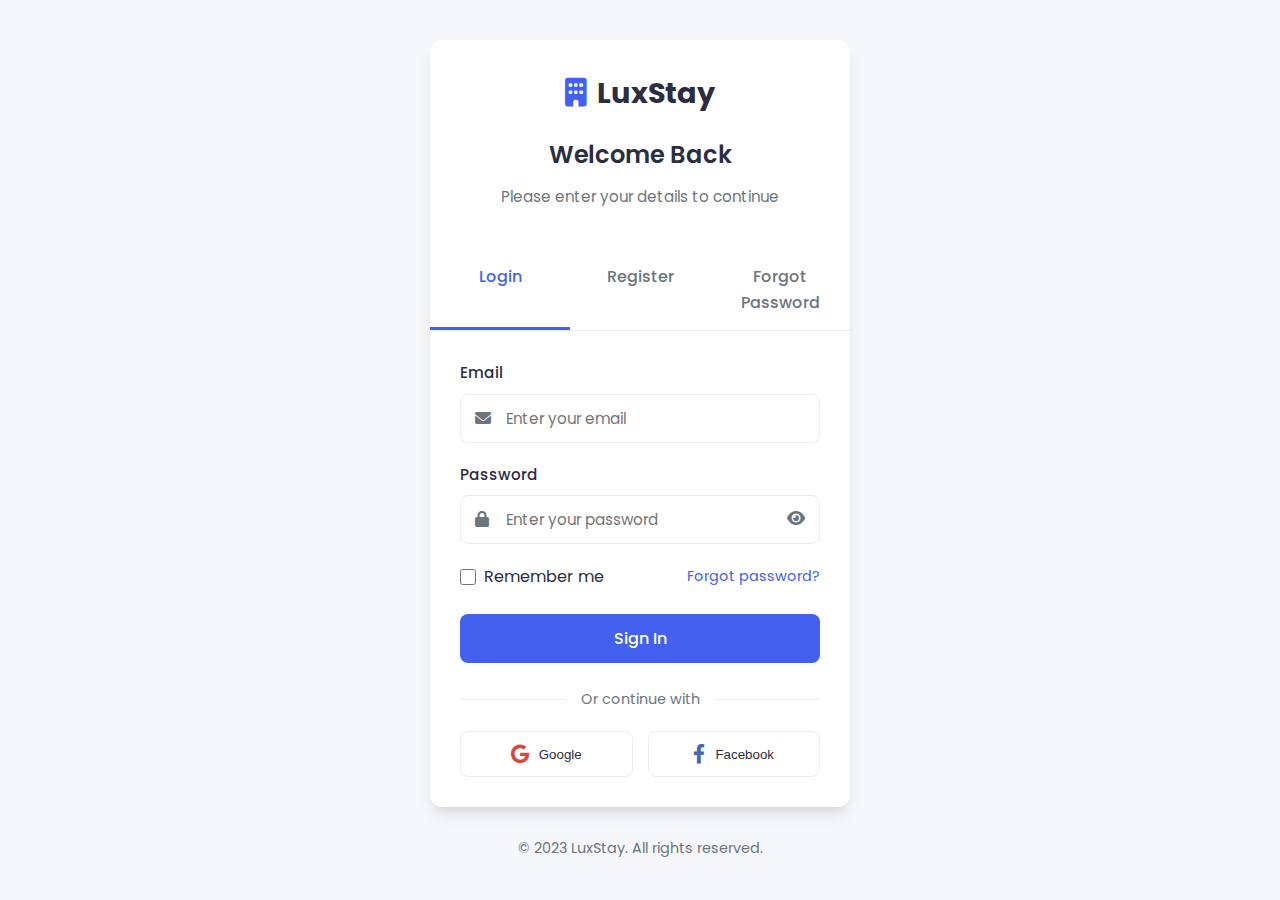
<file: Auth/auth.html>
<!DOCTYPE html>
<html lang="en">
<head>
    <meta charset="UTF-8">
    <meta name="viewport" content="width=device-width, initial-scale=1.0">
    <title>Account Access | LuxStay</title>
    <link rel="stylesheet" href="https://cdnjs.cloudflare.com/ajax/libs/font-awesome/6.0.0-beta3/css/all.min.css">
    <link rel="stylesheet" href="https://fonts.googleapis.com/css2?family=Poppins:wght@300;400;500;600;700&display=swap">
    <style>
        :root {
            --primary-color: #4361ee;
            --primary-light: #4895ef;
            --primary-dark: #3d56bc;
            --secondary-color: #f8f9fa;
            --accent-color: #f72585;
            --text-color: #2b2d42;
            --text-light: #6c757d;
            --success-color: #4cc9f0;
            --error-color: #e63946;
            --border-color: #e9ecef;
            --shadow: 0 4px 6px rgba(0, 0, 0, 0.1);
            --shadow-lg: 0 10px 15px -3px rgba(0, 0, 0, 0.1), 0 4px 6px -2px rgba(0, 0, 0, 0.05);
            --border-radius: 12px;
            --border-radius-sm: 8px;
            --transition: all 0.3s cubic-bezier(0.25, 0.8, 0.25, 1);
        }

        * {
            margin: 0;
            padding: 0;
            box-sizing: border-box;
        }

        body {
            font-family: "Poppins", sans-serif;
            color: var(--text-color);
            line-height: 1.6;
            background-color: #f5f7fa;
            min-height: 100vh;
            display: flex;
            flex-direction: column;
            justify-content: center;
            align-items: center;
            padding: 20px;
        }

        .container {
            width: 100%;
            max-width: 420px;
            margin: 0 auto;
        }

        .auth-card {
            background-color: white;
            border-radius: var(--border-radius);
            box-shadow: var(--shadow-lg);
            overflow: hidden;
            position: relative;
        }

        .auth-header {
            padding: 30px 30px 20px;
            text-align: center;
        }

        .logo {
            display: flex;
            align-items: center;
            justify-content: center;
            gap: 10px;
            margin-bottom: 20px;
        }

        .logo-icon {
            font-size: 1.8rem;
            color: var(--primary-color);
        }

        .logo-text {
            font-size: 1.8rem;
            font-weight: 700;
            color: var(--text-color);
        }

        .auth-title {
            font-size: 1.5rem;
            font-weight: 600;
            margin-bottom: 10px;
        }

        .auth-subtitle {
            color: var(--text-light);
            font-size: 0.95rem;
            margin-bottom: 20px;
        }

        .auth-tabs {
            display: flex;
            border-bottom: 1px solid var(--border-color);
        }

        .auth-tab {
            flex: 1;
            text-align: center;
            padding: 15px;
            cursor: pointer;
            font-weight: 500;
            color: var(--text-light);
            transition: var(--transition);
            position: relative;
        }

        .auth-tab.active {
            color: var(--primary-color);
        }

        .auth-tab::after {
            content: "";
            position: absolute;
            bottom: 0;
            left: 0;
            width: 100%;
            height: 3px;
            background-color: var(--primary-color);
            transform: scaleX(0);
            transition: var(--transition);
        }

        .auth-tab.active::after {
            transform: scaleX(1);
        }

        .auth-forms {
            padding: 30px;
        }

        .auth-form {
            display: none;
        }

        .auth-form.active {
            display: block;
            animation: fadeIn 0.5s ease;
        }

        @keyframes fadeIn {
            from {
                opacity: 0;
                transform: translateY(10px);
            }
            to {
                opacity: 1;
                transform: translateY(0);
            }
        }

        .form-group {
            margin-bottom: 20px;
        }

        .form-label {
            display: block;
            margin-bottom: 8px;
            font-weight: 500;
            font-size: 0.95rem;
        }

        .form-input {
            width: 100%;
            padding: 12px 15px;
            border: 1px solid var(--border-color);
            border-radius: var(--border-radius-sm);
            font-family: "Poppins", sans-serif;
            font-size: 0.95rem;
            transition: var(--transition);
        }

        .form-input:focus {
            outline: none;
            border-color: var(--primary-color);
            box-shadow: 0 0 0 3px rgba(67, 97, 238, 0.15);
        }

        .form-input.error {
            border-color: var(--error-color);
        }

        .input-group {
            position: relative;
        }

        .input-icon {
            position: absolute;
            top: 50%;
            transform: translateY(-50%);
            left: 15px;
            color: var(--text-light);
        }

        .input-group .form-input {
            padding-left: 45px;
        }

        .password-toggle {
            position: absolute;
            top: 50%;
            transform: translateY(-50%);
            right: 15px;
            color: var(--text-light);
            cursor: pointer;
            background: none;
            border: none;
            font-size: 1rem;
        }

        .error-message {
            color: var(--error-color);
            font-size: 0.85rem;
            margin-top: 5px;
            display: none;
        }

        .error-message.visible {
            display: block;
        }

        .form-footer {
            display: flex;
            justify-content: space-between;
            align-items: center;
            margin-bottom: 25px;
        }

        .remember-me {
            display: flex;
            align-items: center;
            gap: 8px;
        }

        .remember-me input {
            width: 16px;
            height: 16px;
            accent-color: var(--primary-color);
        }

        .forgot-password {
            color: var(--primary-color);
            font-size: 0.9rem;
            text-decoration: none;
            transition: var(--transition);
        }

        .forgot-password:hover {
            color: var(--primary-dark);
            text-decoration: underline;
        }

        .btn {
            display: inline-flex;
            align-items: center;
            justify-content: center;
            width: 100%;
            padding: 12px 20px;
            border-radius: var(--border-radius-sm);
            font-weight: 500;
            transition: var(--transition);
            cursor: pointer;
            border: none;
            font-size: 1rem;
            font-family: "Poppins", sans-serif;
        }

        .btn-primary {
            background-color: var(--primary-color);
            color: white;
        }

        .btn-primary:hover {
            background-color: var(--primary-dark);
            transform: translateY(-2px);
            box-shadow: var(--shadow);
        }

        .btn-outline {
            background-color: transparent;
            border: 1px solid var(--border-color);
            color: var(--text-color);
        }

        .btn-outline:hover {
            background-color: var(--secondary-color);
            color: var(--text-color);
            transform: translateY(-2px);
            box-shadow: var(--shadow);
        }

        .social-login {
            margin-top: 25px;
            text-align: center;
        }

        .social-login-text {
            display: flex;
            align-items: center;
            color: var(--text-light);
            font-size: 0.9rem;
            margin-bottom: 20px;
        }

        .social-login-text::before,
        .social-login-text::after {
            content: "";
            flex: 1;
            height: 1px;
            background-color: var(--border-color);
        }

        .social-login-text::before {
            margin-right: 15px;
        }

        .social-login-text::after {
            margin-left: 15px;
        }

        .social-buttons {
            display: flex;
            gap: 15px;
        }

        .social-btn {
            flex: 1;
            display: flex;
            align-items: center;
            justify-content: center;
            gap: 10px;
            padding: 12px;
            border-radius: var(--border-radius-sm);
            background-color: white;
            border: 1px solid var(--border-color);
            color: var(--text-color);
            transition: var(--transition);
            cursor: pointer;
        }

        .social-btn:hover {
            transform: translateY(-2px);
            box-shadow: var(--shadow);
        }

        .social-btn i {
            font-size: 1.2rem;
        }

        .social-btn.google i {
            color: #DB4437;
        }

        .social-btn.facebook i {
            color: #4267B2;
        }

        .auth-footer {
            text-align: center;
            margin-top: 30px;
            color: var(--text-light);
            font-size: 0.9rem;
        }

        .auth-footer a {
            color: var(--primary-color);
            text-decoration: none;
            font-weight: 500;
            transition: var(--transition);
        }

        .auth-footer a:hover {
            text-decoration: underline;
        }

        .password-strength {
            margin-top: 8px;
            height: 5px;
            border-radius: 3px;
            background-color: var(--border-color);
            overflow: hidden;
        }

        .password-strength-meter {
            height: 100%;
            width: 0;
            transition: width 0.3s ease, background-color 0.3s ease;
        }

        .password-strength-text {
            font-size: 0.8rem;
            margin-top: 5px;
            text-align: right;
        }

        .success-message {
            display: none;
            text-align: center;
            padding: 30px;
            animation: fadeIn 0.5s ease;
        }

        .success-icon {
            font-size: 3rem;
            color: var(--success-color);
            margin-bottom: 20px;
        }

        .success-title {
            font-size: 1.5rem;
            font-weight: 600;
            margin-bottom: 10px;
        }

        .success-text {
            color: var(--text-light);
            margin-bottom: 25px;
        }

        .back-to-login {
            display: inline-block;
            margin-top: 15px;
            color: var(--primary-color);
            text-decoration: none;
        }

        .back-to-login:hover {
            text-decoration: underline;
        }

        /* Responsive styles */
        @media (max-width: 480px) {
            .auth-header {
                padding: 25px 20px 15px;
            }

            .auth-forms {
                padding: 20px;
            }

            .auth-tab {
                padding: 12px 5px;
                font-size: 0.9rem;
            }

            .form-footer {
                flex-direction: column;
                align-items: flex-start;
                gap: 15px;
            }

            .social-buttons {
                flex-direction: column;
            }

            .social-btn {
                width: 100%;
            }
        }

        /* Animation for tab switching */
        @keyframes slideIn {
            from {
                opacity: 0;
                transform: translateY(10px);
            }
            to {
                opacity: 1;
                transform: translateY(0);
            }
        }

        .auth-form.active {
            animation: slideIn 0.3s ease forwards;
        }

        /* Multi-step Registration Styles */
        .register-progress {
            margin-bottom: 30px;
        }

        .progress-steps {
            display: flex;
            align-items: center;
            justify-content: space-between;
        }

        .progress-step {
            display: flex;
            flex-direction: column;
            align-items: center;
            position: relative;
            z-index: 1;
        }

        .step-number {
            width: 30px;
            height: 30px;
            border-radius: 50%;
            background-color: var(--border-color);
            color: var(--text-light);
            display: flex;
            align-items: center;
            justify-content: center;
            font-weight: 600;
            margin-bottom: 8px;
            transition: var(--transition);
        }

        .progress-step.active .step-number {
            background-color: var(--primary-color);
            color: white;
        }

        .progress-step.completed .step-number {
            background-color: var(--success-color);
            color: white;
        }

        .step-label {
            font-size: 0.8rem;
            color: var(--text-light);
            transition: var(--transition);
        }

        .progress-step.active .step-label {
            color: var(--primary-color);
            font-weight: 500;
        }

        .progress-step.completed .step-label {
            color: var(--success-color);
            font-weight: 500;
        }

        .progress-connector {
            flex: 1;
            height: 2px;
            position: relative;
            z-index: 0;
        }

        .connector-line {
            height: 100%;
            background-color: var(--border-color);
            position: relative;
        }

        .connector-line::after {
            content: "";
            position: absolute;
            top: 0;
            left: 0;
            height: 100%;
            width: 0;
            background-color: var(--primary-color);
            transition: width 0.3s ease;
        }

        .progress-step.completed + .progress-connector .connector-line::after {
            width: 100%;
        }

        .register-step {
            display: none;
            animation: fadeIn 0.5s ease;
        }

        .register-step.active {
            display: block;
        }

        .step-buttons {
            display: flex;
            justify-content: space-between;
            margin-top: 30px;
        }

        .step-buttons .btn {
            width: auto;
            min-width: 120px;
        }

        .step-buttons .btn-outline {
            margin-right: auto;
        }

        .step-buttons .btn-primary {
            margin-left: auto;
        }

        .step-buttons .prev-step + .next-step,
        .step-buttons .prev-step + .btn-primary {
            margin-left: 15px;
        }

        .register-summary {
            background-color: var(--secondary-color);
            border-radius: var(--border-radius-sm);
            padding: 15px;
            margin: 20px 0;
        }

        .register-summary h3 {
            font-size: 1rem;
            margin-bottom: 10px;
            color: var(--text-color);
        }

        .summary-item {
            display: flex;
            margin-bottom: 8px;
        }

        .summary-label {
            font-weight: 500;
            width: 80px;
        }

        .summary-value {
            color: var(--text-light);
        }

        /* Mobile responsive adjustments for multi-step */
        @media (max-width: 480px) {
            .step-label {
                font-size: 0.7rem;
            }
            
            .step-number {
                width: 25px;
                height: 25px;
                font-size: 0.8rem;
            }
            
            .step-buttons {
                flex-direction: column;
                gap: 10px;
            }
            
            .step-buttons .btn {
                width: 100%;
                margin: 0 !important;
            }
            
            .step-buttons .prev-step {
                order: 2;
            }
            
            .step-buttons .next-step,
            .step-buttons .btn-primary[type="submit"] {
                order: 1;
            }
        }
    </style>
</head>
<body>
    <div class="container">
        <div class="auth-card">
            <div class="auth-header">
                <div class="logo">
                    <span class="logo-icon"><i class="fas fa-building"></i></span>
                    <span class="logo-text">LuxStay</span>
                </div>
                <h1 class="auth-title">Welcome Back</h1>
                <p class="auth-subtitle">Please enter your details to continue</p>
            </div>
            
            <div class="auth-tabs">
                <div class="auth-tab active" data-tab="login">Login</div>
                <div class="auth-tab" data-tab="register">Register</div>
                <div class="auth-tab" data-tab="forgot">Forgot Password</div>
            </div>
            
            <div class="auth-forms">
                <!-- Login Form -->
                <form class="auth-form active" id="login-form">
                    <div class="form-group">
                        <label for="login-email" class="form-label">Email</label>
                        <div class="input-group">
                            <i class="fas fa-envelope input-icon"></i>
                            <input type="email" id="login-email" class="form-input" placeholder="Enter your email" required>
                        </div>
                        <div class="error-message" id="login-email-error">Please enter a valid email address</div>
                    </div>
                    
                    <div class="form-group">
                        <label for="login-password" class="form-label">Password</label>
                        <div class="input-group">
                            <i class="fas fa-lock input-icon"></i>
                            <input type="password" id="login-password" class="form-input" placeholder="Enter your password" required>
                            <button type="button" class="password-toggle">
                                <i class="fas fa-eye"></i>
                            </button>
                        </div>
                        <div class="error-message" id="login-password-error">Password is required</div>
                    </div>
                    
                    <div class="form-footer">
                        <div class="remember-me">
                            <input type="checkbox" id="remember-me">
                            <label for="remember-me">Remember me</label>
                        </div>
                        <a href="#" class="forgot-password" id="forgot-link">Forgot password?</a>
                    </div>
                    
                    <button type="submit" class="btn btn-primary">Sign In</button>
                    
                    <div class="social-login">
                        <div class="social-login-text">Or continue with</div>
                        <div class="social-buttons">
                            <button type="button" class="social-btn google">
                                <i class="fab fa-google"></i>
                                <span>Google</span>
                            </button>
                            <button type="button" class="social-btn facebook">
                                <i class="fab fa-facebook-f"></i>
                                <span>Facebook</span>
                            </button>
                        </div>
                    </div>
                </form>
                
                <!-- Register Form -->
                <form class="auth-form" id="register-form">
                    <!-- Progress Indicator -->
                    <div class="register-progress">
                        <div class="progress-steps">
                            <div class="progress-step active" data-step="1">
                                <div class="step-number">1</div>
                                <div class="step-label">Account</div>
                            </div>
                            <div class="progress-connector">
                                <div class="connector-line"></div>
                            </div>
                            <div class="progress-step" data-step="2">
                                <div class="step-number">2</div>
                                <div class="step-label">Security</div>
                            </div>
                            <div class="progress-connector">
                                <div class="connector-line"></div>
                            </div>
                            <div class="progress-step" data-step="3">
                                <div class="step-number">3</div>
                                <div class="step-label">Confirm</div>
                            </div>
                        </div>
                    </div>

                    <!-- Step 1: Basic Information -->
                    <div class="register-step active" id="register-step-1">
                        <div class="form-group">
                            <label for="register-name" class="form-label">Full Name</label>
                            <div class="input-group">
                                <i class="fas fa-user input-icon"></i>
                                <input type="text" id="register-name" class="form-input" placeholder="Enter your full name" required>
                            </div>
                            <div class="error-message" id="register-name-error">Please enter your full name</div>
                        </div>
                        
                        <div class="form-group">
                            <label for="register-email" class="form-label">Email</label>
                            <div class="input-group">
                                <i class="fas fa-envelope input-icon"></i>
                                <input type="email" id="register-email" class="form-input" placeholder="Enter your email" required>
                            </div>
                            <div class="error-message" id="register-email-error">Please enter a valid email address</div>
                        </div>

                        <div class="step-buttons">
                            <button type="button" class="btn btn-primary next-step" data-next="2">Continue</button>
                        </div>
                    </div>

                    <!-- Step 2: Password Creation -->
                    <div class="register-step" id="register-step-2">
                        <div class="form-group">
                            <label for="register-password" class="form-label">Password</label>
                            <div class="input-group">
                                <i class="fas fa-lock input-icon"></i>
                                <input type="password" id="register-password" class="form-input" placeholder="Create a password" required>
                                <button type="button" class="password-toggle">
                                    <i class="fas fa-eye"></i>
                                </button>
                            </div>
                            <div class="password-strength">
                                <div class="password-strength-meter" id="password-meter"></div>
                            </div>
                            <div class="password-strength-text" id="password-strength-text"></div>
                            <div class="error-message" id="register-password-error">Password must be at least 8 characters</div>
                        </div>
                        
                        <div class="form-group">
                            <label for="register-confirm" class="form-label">Confirm Password</label>
                            <div class="input-group">
                                <i class="fas fa-lock input-icon"></i>
                                <input type="password" id="register-confirm" class="form-input" placeholder="Confirm your password" required>
                                <button type="button" class="password-toggle">
                                    <i class="fas fa-eye"></i>
                                </button>
                            </div>
                            <div class="error-message" id="register-confirm-error">Passwords do not match</div>
                        </div>

                        <div class="step-buttons">
                            <button type="button" class="btn btn-outline prev-step" data-prev="1">Back</button>
                            <button type="button" class="btn btn-primary next-step" data-next="3">Continue</button>
                        </div>
                    </div>

                    <!-- Step 3: Terms and Confirmation -->
                    <div class="register-step" id="register-step-3">
                        <div class="form-group">
                            <div class="remember-me">
                                <input type="checkbox" id="terms" required>
                                <label for="terms">I agree to the <a href="#">Terms of Service</a> and <a href="#">Privacy Policy</a></label>
                            </div>
                            <div class="error-message" id="terms-error">You must agree to the terms</div>
                        </div>

                        <div class="form-group">
                            <div class="remember-me">
                                <input type="checkbox" id="newsletter">
                                <label for="newsletter">Subscribe to our newsletter for updates and offers</label>
                            </div>
                        </div>

                        <div class="register-summary">
                            <h3>Account Summary</h3>
                            <div class="summary-item">
                                <span class="summary-label">Name:</span>
                                <span class="summary-value" id="summary-name"></span>
                            </div>
                            <div class="summary-item">
                                <span class="summary-label">Email:</span>
                                <span class="summary-value" id="summary-email"></span>
                            </div>
                        </div>

                        <div class="step-buttons">
                            <button type="button" class="btn btn-outline prev-step" data-prev="2">Back</button>
                            <button type="submit" class="btn btn-primary">Create Account</button>
                        </div>
                    </div>
                </form>
                
                <!-- Forgot Password Form -->
                <form class="auth-form" id="forgot-form">
                    <div class="form-group">
                        <label for="forgot-email" class="form-label">Email</label>
                        <div class="input-group">
                            <i class="fas fa-envelope input-icon"></i>
                            <input type="email" id="forgot-email" class="form-input" placeholder="Enter your email" required>
                        </div>
                        <div class="error-message" id="forgot-email-error">Please enter a valid email address</div>
                    </div>
                    
                    <p class="auth-subtitle" style="margin-bottom: 20px;">We'll send you a link to reset your password</p>
                    
                    <button type="submit" class="btn btn-primary">Reset Password</button>
                    
                    <div style="text-align: center; margin-top: 20px;">
                        <a href="#" class="back-to-login" id="back-to-login">Back to Login</a>
                    </div>
                </form>
                
                <!-- Success Message (Initially Hidden) -->
                <div class="success-message" id="reset-success">
                    <div class="success-icon">
                        <i class="fas fa-check-circle"></i>
                    </div>
                    <h2 class="success-title">Check Your Email</h2>
                    <p class="success-text">We've sent a password reset link to your email address. Please check your inbox and follow the instructions.</p>
                    <button type="button" class="btn btn-primary" id="back-to-login-btn">Back to Login</button>
                </div>
            </div>
        </div>
        
        <div class="auth-footer">
            <p>© 2023 LuxStay. All rights reserved.</p>
        </div>
    </div>

    <script>
        document.addEventListener('DOMContentLoaded', function() {
            // Tab switching functionality
            const tabs = document.querySelectorAll('.auth-tab');
            const forms = document.querySelectorAll('.auth-form');
            const authTitle = document.querySelector('.auth-title');
            const authSubtitle = document.querySelector('.auth-subtitle');
            
            // Update header based on active tab
            function updateHeader(tabId) {
                switch(tabId) {
                    case 'login':
                        authTitle.textContent = 'Welcome Back';
                        authSubtitle.textContent = 'Please enter your details to continue';
                        break;
                    case 'register':
                        authTitle.textContent = 'Create Account';
                        authSubtitle.textContent = 'Register to start your journey with us';
                        break;
                    case 'forgot':
                        authTitle.textContent = 'Forgot Password';
                        authSubtitle.textContent = 'Enter your email to reset your password';
                        break;
                }
            }
            
            // Switch between tabs
            tabs.forEach(tab => {
                tab.addEventListener('click', () => {
                    const tabId = tab.getAttribute('data-tab');
                    
                    // Update active tab
                    tabs.forEach(t => t.classList.remove('active'));
                    tab.classList.add('active');
                    
                    // Update active form
                    forms.forEach(form => {
                        form.classList.remove('active');
                        if (form.id === `${tabId}-form`) {
                            form.classList.add('active');
                        }
                    });
                    
                    // Hide success message if visible
                    document.getElementById('reset-success').style.display = 'none';
                    
                    // Update header
                    updateHeader(tabId);
                });
            });
            
            // Password visibility toggle
            const toggleButtons = document.querySelectorAll('.password-toggle');
            toggleButtons.forEach(button => {
                button.addEventListener('click', () => {
                    const input = button.previousElementSibling;
                    const icon = button.querySelector('i');
                    
                    if (input.type === 'password') {
                        input.type = 'text';
                        icon.classList.remove('fa-eye');
                        icon.classList.add('fa-eye-slash');
                    } else {
                        input.type = 'password';
                        icon.classList.remove('fa-eye-slash');
                        icon.classList.add('fa-eye');
                    }
                });
            });
            
            // Password strength meter
            const passwordInput = document.getElementById('register-password');
            const passwordMeter = document.getElementById('password-meter');
            const passwordText = document.getElementById('password-strength-text');
            
            passwordInput.addEventListener('input', updatePasswordStrength);
            
            function updatePasswordStrength() {
                const password = passwordInput.value;
                let strength = 0;
                let feedback = '';
                
                if (password.length === 0) {
                    passwordMeter.style.width = '0%';
                    passwordText.textContent = '';
                    return;
                }
                
                // Length check
                if (password.length >= 8) {
                    strength += 25;
                }
                
                // Uppercase check
                if (/[A-Z]/.test(password)) {
                    strength += 25;
                }
                
                // Lowercase check
                if (/[a-z]/.test(password)) {
                    strength += 25;
                }
                
                // Number or special char check
                if (/[0-9!@#$%^&*()_+\-=\[\]{};':"\\|,.<>\/?]/.test(password)) {
                    strength += 25;
                }
                
                // Update meter
                passwordMeter.style.width = `${strength}%`;
                
                // Update color and text
                if (strength <= 25) {
                    passwordMeter.style.backgroundColor = '#e63946';
                    feedback = 'Weak';
                } else if (strength <= 50) {
                    passwordMeter.style.backgroundColor = '#ffb703';
                    feedback = 'Fair';
                } else if (strength <= 75) {
                    passwordMeter.style.backgroundColor = '#8ac926';
                    feedback = 'Good';
                } else {
                    passwordMeter.style.backgroundColor = '#06d6a0';
                    feedback = 'Strong';
                }
                
                passwordText.textContent = feedback;
            }
            
            // Form validation
            const loginForm = document.getElementById('login-form');
            const registerForm = document.getElementById('register-form');
            const forgotForm = document.getElementById('forgot-form');
            
            loginForm.addEventListener('submit', function(e) {
                e.preventDefault();
                
                const email = document.getElementById('login-email');
                const password = document.getElementById('login-password');
                let isValid = true;
                
                // Email validation
                if (!validateEmail(email.value)) {
                    showError(email, 'login-email-error');
                    isValid = false;
                } else {
                    hideError(email, 'login-email-error');
                }
                
                // Password validation
                if (password.value.trim() === '') {
                    showError(password, 'login-password-error');
                    isValid = false;
                } else {
                    hideError(password, 'login-password-error');
                }
                
                if (isValid) {
                    // Submit form or redirect
                    alert('Login successful!');
                    // In a real app, you would submit the form or use fetch/ajax here
                }
            });
            
            // Multi-step registration functionality
            const registerSteps = document.querySelectorAll('.register-step');
            const progressSteps = document.querySelectorAll('.progress-step');
            const nextButtons = document.querySelectorAll('.next-step');
            const prevButtons = document.querySelectorAll('.prev-step');

            // Go to next step
            nextButtons.forEach(button => {
                button.addEventListener('click', () => {
                    const currentStep = parseInt(button.getAttribute('data-next')) - 1;
                    const nextStep = parseInt(button.getAttribute('data-next'));

                    // Validate current step
                    if (validateStep(currentStep)) {
                        // Update progress indicator
                        progressSteps[currentStep - 1].classList.add('completed');
                        progressSteps[nextStep - 1].classList.add('active');

                        // Show next step
                        registerSteps.forEach(step => step.classList.remove('active'));
                        document.getElementById(`register-step-${nextStep}`).classList.add('active');

                        // If going to step 3, populate summary
                        if (nextStep === 3) {
                            document.getElementById('summary-name').textContent = document.getElementById('register-name').value;
                            document.getElementById('summary-email').textContent = document.getElementById('register-email').value;
                        }
                    }
                });
            });

            // Go to previous step
            prevButtons.forEach(button => {
                button.addEventListener('click', () => {
                    const currentStep = parseInt(button.parentElement.parentElement.id.split('-')[2]);
                    const prevStep = parseInt(button.getAttribute('data-prev'));

                    // Update progress indicator
                    progressSteps[currentStep - 1].classList.remove('active');
                    progressSteps[prevStep - 1].classList.add('active');
                    progressSteps[prevStep - 1].classList.remove('completed');

                    // Show previous step
                    registerSteps.forEach(step => step.classList.remove('active'));
                    document.getElementById(`register-step-${prevStep}`).classList.add('active');
                });
            });

            // Validate each step
            function validateStep(step) {
                let isValid = true;

                switch(step) {
                    case 1:
                        // Validate name
                        const name = document.getElementById('register-name');
                        if (name.value.trim() === '') {
                            showError(name, 'register-name-error');
                            isValid = false;
                        } else {
                            hideError(name, 'register-name-error');
                        }

                        // Validate email
                        const email = document.getElementById('register-email');
                        if (!validateEmail(email.value)) {
                            showError(email, 'register-email-error');
                            isValid = false;
                        } else {
                            hideError(email, 'register-email-error');
                        }
                        break;

                    case 2:
                        // Validate password
                        const password = document.getElementById('register-password');
                        if (password.value.length < 8) {
                            showError(password, 'register-password-error');
                            isValid = false;
                        } else {
                            hideError(password, 'register-password-error');
                        }

                        // Validate confirm password
                        const confirm = document.getElementById('register-confirm');
                        if (password.value !== confirm.value) {
                            showError(confirm, 'register-confirm-error');
                            isValid = false;
                        } else {
                            hideError(confirm, 'register-confirm-error');
                        }
                        break;
                }

                return isValid;
            }

            registerForm.addEventListener('submit', function(e) {
                e.preventDefault();

                // Validate terms
                const terms = document.getElementById('terms');
                if (!terms.checked) {
                    document.getElementById('terms-error').classList.add('visible');
                    return;
                } else {
                    document.getElementById('terms-error').classList.remove('visible');
                }

                // Submit form or redirect
                alert('Registration successful!');
                // In a real app, you would submit the form or use fetch/ajax here
            });
            
            forgotForm.addEventListener('submit', function(e) {
                e.preventDefault();
                
                const email = document.getElementById('forgot-email');
                let isValid = true;
                
                // Email validation
                if (!validateEmail(email.value)) {
                    showError(email, 'forgot-email-error');
                    isValid = false;
                } else {
                    hideError(email, 'forgot-email-error');
                }
                
                if (isValid) {
                    // Show success message
                    document.getElementById('forgot-form').classList.remove('active');
                    document.getElementById('reset-success').style.display = 'block';
                    
                    // In a real app, you would submit the form or use fetch/ajax here
                }
            });
            
            // Helper functions
            function validateEmail(email) {
                const re = /^(([^<>()\[\]\\.,;:\s@"]+(\.[^<>()\[\]\\.,;:\s@"]+)*)|(".+"))@((\[[0-9]{1,3}\.[0-9]{1,3}\.[0-9]{1,3}\.[0-9]{1,3}])|(([a-zA-Z\-0-9]+\.)+[a-zA-Z]{2,}))$/;
                return re.test(String(email).toLowerCase());
            }
            
            function showError(input, errorId) {
                input.classList.add('error');
                document.getElementById(errorId).classList.add('visible');
            }
            
            function hideError(input, errorId) {
                input.classList.remove('error');
                document.getElementById(errorId).classList.remove('visible');
            }
            
            // Quick links
            document.getElementById('forgot-link').addEventListener('click', function(e) {
                e.preventDefault();
                tabs.forEach(t => t.classList.remove('active'));
                document.querySelector('[data-tab="forgot"]').classList.add('active');
                
                forms.forEach(form => form.classList.remove('active'));
                document.getElementById('forgot-form').classList.add('active');
                
                updateHeader('forgot');
            });
            
            document.getElementById('back-to-login').addEventListener('click', function(e) {
                e.preventDefault();
                tabs.forEach(t => t.classList.remove('active'));
                document.querySelector('[data-tab="login"]').classList.add('active');
                
                forms.forEach(form => form.classList.remove('active'));
                document.getElementById('login-form').classList.add('active');
                
                updateHeader('login');
            });
            
            document.getElementById('back-to-login-btn').addEventListener('click', function() {
                document.getElementById('reset-success').style.display = 'none';
                
                tabs.forEach(t => t.classList.remove('active'));
                document.querySelector('[data-tab="login"]').classList.add('active');
                
                forms.forEach(form => form.classList.remove('active'));
                document.getElementById('login-form').classList.add('active');
                
                updateHeader('login');
            });
            
            // Mobile optimization
            function checkMobile() {
                if (window.innerWidth <= 480) {
                    // Adjust font size for mobile
                    document.querySelectorAll('.auth-tab').forEach(tab => {
                        tab.style.fontSize = '0.85rem';
                    });
                    
                    // Ensure inputs are large enough for touch
                    document.querySelectorAll('.form-input').forEach(input => {
                        input.style.minHeight = '44px';
                    });
                } else {
                    // Reset styles for larger screens
                    document.querySelectorAll('.auth-tab').forEach(tab => {
                        tab.style.fontSize = '';
                    });
                    
                    document.querySelectorAll('.form-input').forEach(input => {
                        input.style.minHeight = '';
                    });
                }
            }
            
            // Check on load and resize
            checkMobile();
            window.addEventListener('resize', checkMobile);
            
            // Prevent iOS zoom on focus
            if (/iPad|iPhone|iPod/.test(navigator.userAgent)) {
                document.querySelectorAll('input, select, textarea').forEach(el => {
                    el.style.fontSize = '16px';
                });
            }
        });
    </script>
</body>
</html>
</file>
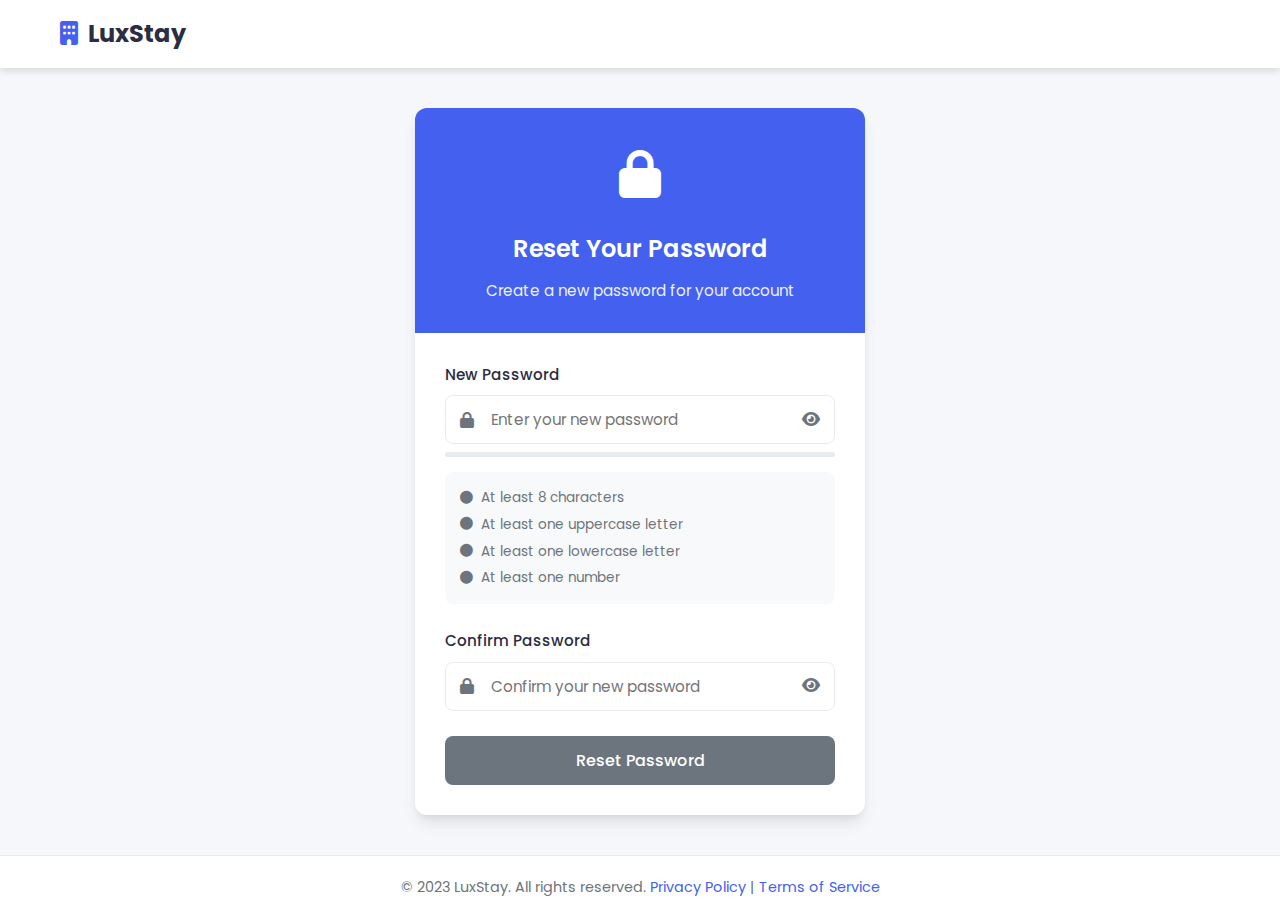
<file: Auth/reset.html>
<!DOCTYPE html>
<html lang="en">
<head>
    <meta charset="UTF-8">
    <meta name="viewport" content="width=device-width, initial-scale=1.0">
    <title>Reset Your Password | LuxStay</title>
    <link rel="stylesheet" href="https://cdnjs.cloudflare.com/ajax/libs/font-awesome/6.0.0-beta3/css/all.min.css">
    <link rel="stylesheet" href="https://fonts.googleapis.com/css2?family=Poppins:wght@300;400;500;600;700&display=swap">
    <style>
        :root {
            --primary-color: #4361ee;
            --primary-light: #4895ef;
            --primary-dark: #3d56bc;
            --secondary-color: #f8f9fa;
            --accent-color: #f72585;
            --text-color: #2b2d42;
            --text-light: #6c757d;
            --success-color: #4cc9f0;
            --error-color: #e63946;
            --border-color: #e9ecef;
            --shadow: 0 4px 6px rgba(0, 0, 0, 0.1);
            --shadow-lg: 0 10px 15px -3px rgba(0, 0, 0, 0.1), 0 4px 6px -2px rgba(0, 0, 0, 0.05);
            --border-radius: 12px;
            --border-radius-sm: 8px;
            --transition: all 0.3s cubic-bezier(0.25, 0.8, 0.25, 1);
        }

        * {
            margin: 0;
            padding: 0;
            box-sizing: border-box;
        }

        body {
            font-family: "Poppins", sans-serif;
            color: var(--text-color);
            line-height: 1.6;
            background-color: #f5f7fa;
            min-height: 100vh;
            display: flex;
            flex-direction: column;
        }

        .header {
            background-color: white;
            box-shadow: var(--shadow);
            padding: 15px 0;
            position: relative;
            z-index: 10;
        }

        .container {
            width: 100%;
            max-width: 1200px;
            margin: 0 auto;
            padding: 0 20px;
        }

        .header-inner {
            display: flex;
            align-items: center;
            justify-content: space-between;
        }

        .logo {
            display: flex;
            align-items: center;
            gap: 10px;
            text-decoration: none;
        }

        .logo-icon {
            font-size: 1.5rem;
            color: var(--primary-color);
        }

        .logo-text {
            font-size: 1.5rem;
            font-weight: 700;
            color: var(--text-color);
        }

        .main {
            flex: 1;
            display: flex;
            align-items: center;
            justify-content: center;
            padding: 40px 20px;
        }

        .reset-card {
            background-color: white;
            border-radius: var(--border-radius);
            box-shadow: var(--shadow-lg);
            width: 100%;
            max-width: 450px;
            overflow: hidden;
        }

        .reset-header {
            background-color: var(--primary-color);
            color: white;
            padding: 30px;
            text-align: center;
        }

        .reset-icon {
            font-size: 3rem;
            margin-bottom: 15px;
        }

        .reset-title {
            font-size: 1.5rem;
            font-weight: 600;
            margin-bottom: 10px;
        }

        .reset-subtitle {
            font-size: 0.95rem;
            opacity: 0.9;
        }

        .reset-body {
            padding: 30px;
        }

        .form-group {
            margin-bottom: 25px;
        }

        .form-label {
            display: block;
            margin-bottom: 8px;
            font-weight: 500;
            font-size: 0.95rem;
        }

        .form-input {
            width: 100%;
            padding: 12px 15px;
            border: 1px solid var(--border-color);
            border-radius: var(--border-radius-sm);
            font-family: "Poppins", sans-serif;
            font-size: 0.95rem;
            transition: var(--transition);
        }

        .form-input:focus {
            outline: none;
            border-color: var(--primary-color);
            box-shadow: 0 0 0 3px rgba(67, 97, 238, 0.15);
        }

        .form-input.error {
            border-color: var(--error-color);
        }

        .input-group {
            position: relative;
        }

        .input-icon {
            position: absolute;
            top: 50%;
            transform: translateY(-50%);
            left: 15px;
            color: var(--text-light);
        }

        .input-group .form-input {
            padding-left: 45px;
        }

        .password-toggle {
            position: absolute;
            top: 50%;
            transform: translateY(-50%);
            right: 15px;
            color: var(--text-light);
            cursor: pointer;
            background: none;
            border: none;
            font-size: 1rem;
        }

        .error-message {
            color: var(--error-color);
            font-size: 0.85rem;
            margin-top: 5px;
            display: none;
        }

        .error-message.visible {
            display: block;
        }

        .password-strength {
            margin-top: 8px;
            height: 5px;
            border-radius: 3px;
            background-color: var(--border-color);
            overflow: hidden;
        }

        .password-strength-meter {
            height: 100%;
            width: 0;
            transition: width 0.3s ease, background-color 0.3s ease;
        }

        .password-strength-text {
            font-size: 0.8rem;
            margin-top: 5px;
            text-align: right;
        }

        .password-requirements {
            margin-top: 15px;
            padding: 15px;
            background-color: var(--secondary-color);
            border-radius: var(--border-radius-sm);
            font-size: 0.85rem;
        }

        .requirement {
            display: flex;
            align-items: center;
            margin-bottom: 5px;
            color: var(--text-light);
        }

        .requirement:last-child {
            margin-bottom: 0;
        }

        .requirement i {
            margin-right: 8px;
            font-size: 0.8rem;
        }

        .requirement.met {
            color: var(--success-color);
        }

        .requirement.met i {
            color: var(--success-color);
        }

        .btn {
            display: inline-flex;
            align-items: center;
            justify-content: center;
            width: 100%;
            padding: 12px 20px;
            border-radius: var(--border-radius-sm);
            font-weight: 500;
            transition: var(--transition);
            cursor: pointer;
            border: none;
            font-size: 1rem;
            font-family: "Poppins", sans-serif;
        }

        .btn-primary {
            background-color: var(--primary-color);
            color: white;
        }

        .btn-primary:hover {
            background-color: var(--primary-dark);
            transform: translateY(-2px);
            box-shadow: var(--shadow);
        }

        .btn-primary:disabled {
            background-color: var(--text-light);
            cursor: not-allowed;
            transform: none;
            box-shadow: none;
        }

        .success-message {
            display: none;
            text-align: center;
            padding: 30px;
        }

        .success-icon {
            font-size: 3rem;
            color: var(--success-color);
            margin-bottom: 20px;
        }

        .success-title {
            font-size: 1.5rem;
            font-weight: 600;
            margin-bottom: 10px;
        }

        .success-text {
            color: var(--text-light);
            margin-bottom: 25px;
        }

        .back-to-login {
            color: var(--primary-color);
            text-decoration: none;
            font-weight: 500;
            transition: var(--transition);
        }

        .back-to-login:hover {
            text-decoration: underline;
        }

        .footer {
            background-color: white;
            border-top: 1px solid var(--border-color);
            padding: 20px 0;
            text-align: center;
            color: var(--text-light);
            font-size: 0.9rem;
        }

        .footer a {
            color: var(--primary-color);
            text-decoration: none;
            transition: var(--transition);
        }

        .footer a:hover {
            text-decoration: underline;
        }

        /* Animation for success message */
        @keyframes fadeIn {
            from {
                opacity: 0;
                transform: translateY(10px);
            }
            to {
                opacity: 1;
                transform: translateY(0);
            }
        }

        .success-message.active {
            display: block;
            animation: fadeIn 0.5s ease forwards;
        }

        /* Responsive styles */
        @media (max-width: 480px) {
            .reset-header {
                padding: 25px 20px;
            }

            .reset-body {
                padding: 20px;
            }

            .reset-title {
                font-size: 1.3rem;
            }

            .reset-subtitle {
                font-size: 0.9rem;
            }

            .form-input, .btn {
                padding: 10px 15px;
            }
        }
    </style>
</head>
<body>
    <header class="header">
        <div class="container">
            <div class="header-inner">
                <a href="index.html" class="logo">
                    <span class="logo-icon"><i class="fas fa-building"></i></span>
                    <span class="logo-text">LuxStay</span>
                </a>
            </div>
        </div>
    </header>

    <main class="main">
        <div class="reset-card">
            <div class="reset-header">
                <div class="reset-icon">
                    <i class="fas fa-lock"></i>
                </div>
                <h1 class="reset-title">Reset Your Password</h1>
                <p class="reset-subtitle">Create a new password for your account</p>
            </div>

            <div class="reset-body">
                <form id="reset-form">
                    <div class="form-group">
                        <label for="new-password" class="form-label">New Password</label>
                        <div class="input-group">
                            <i class="fas fa-lock input-icon"></i>
                            <input type="password" id="new-password" class="form-input" placeholder="Enter your new password" required>
                            <button type="button" class="password-toggle">
                                <i class="fas fa-eye"></i>
                            </button>
                        </div>
                        <div class="password-strength">
                            <div class="password-strength-meter" id="password-meter"></div>
                        </div>
                        <div class="password-strength-text" id="password-strength-text"></div>
                        <div class="error-message" id="password-error">Password is required</div>
                        
                        <div class="password-requirements">
                            <div class="requirement" id="req-length">
                                <i class="fas fa-circle"></i>
                                <span>At least 8 characters</span>
                            </div>
                            <div class="requirement" id="req-uppercase">
                                <i class="fas fa-circle"></i>
                                <span>At least one uppercase letter</span>
                            </div>
                            <div class="requirement" id="req-lowercase">
                                <i class="fas fa-circle"></i>
                                <span>At least one lowercase letter</span>
                            </div>
                            <div class="requirement" id="req-number">
                                <i class="fas fa-circle"></i>
                                <span>At least one number</span>
                            </div>
                        </div>
                    </div>
                    
                    <div class="form-group">
                        <label for="confirm-password" class="form-label">Confirm Password</label>
                        <div class="input-group">
                            <i class="fas fa-lock input-icon"></i>
                            <input type="password" id="confirm-password" class="form-input" placeholder="Confirm your new password" required>
                            <button type="button" class="password-toggle">
                                <i class="fas fa-eye"></i>
                            </button>
                        </div>
                        <div class="error-message" id="confirm-error">Passwords do not match</div>
                    </div>
                    
                    <button type="submit" class="btn btn-primary" id="reset-button" disabled>Reset Password</button>
                </form>
                
                <div class="success-message" id="success-message">
                    <div class="success-icon">
                        <i class="fas fa-check-circle"></i>
                    </div>
                    <h2 class="success-title">Password Reset Successful</h2>
                    <p class="success-text">Your password has been reset successfully. You can now log in with your new password.</p>
                    <a href="login.html" class="btn btn-primary">Go to Login</a>
                </div>
            </div>
        </div>
    </main>

    <footer class="footer">
        <div class="container">
            <p>&copy; 2023 LuxStay. All rights reserved. <a href="privacy.html">Privacy Policy</a> | <a href="terms.html">Terms of Service</a></p>
        </div>
    </footer>

    <script>
        document.addEventListener('DOMContentLoaded', function() {
            const resetForm = document.getElementById('reset-form');
            const passwordInput = document.getElementById('new-password');
            const confirmInput = document.getElementById('confirm-password');
            const passwordMeter = document.getElementById('password-meter');
            const passwordText = document.getElementById('password-strength-text');
            const resetButton = document.getElementById('reset-button');
            const successMessage = document.getElementById('success-message');
            
            // Password requirements elements
            const reqLength = document.getElementById('req-length');
            const reqUppercase = document.getElementById('req-uppercase');
            const reqLowercase = document.getElementById('req-lowercase');
            const reqNumber = document.getElementById('req-number');
            
            // Password visibility toggle
            const toggleButtons = document.querySelectorAll('.password-toggle');
            toggleButtons.forEach(button => {
                button.addEventListener('click', () => {
                    const input = button.previousElementSibling;
                    const icon = button.querySelector('i');
                    
                    if (input.type === 'password') {
                        input.type = 'text';
                        icon.classList.remove('fa-eye');
                        icon.classList.add('fa-eye-slash');
                    } else {
                        input.type = 'password';
                        icon.classList.remove('fa-eye-slash');
                        icon.classList.add('fa-eye');
                    }
                });
            });
            
            // Password strength and requirements check
            passwordInput.addEventListener('input', function() {
                const password = this.value;
                let strength = 0;
                let feedback = '';
                
                // Check requirements
                const hasLength = password.length >= 8;
                const hasUppercase = /[A-Z]/.test(password);
                const hasLowercase = /[a-z]/.test(password);
                const hasNumber = /[0-9]/.test(password);
                
                // Update requirement indicators
                updateRequirement(reqLength, hasLength);
                updateRequirement(reqUppercase, hasUppercase);
                updateRequirement(reqLowercase, hasLowercase);
                updateRequirement(reqNumber, hasNumber);
                
                if (password.length === 0) {
                    passwordMeter.style.width = '0%';
                    passwordText.textContent = '';
                    resetButton.disabled = true;
                    return;
                }
                
                // Calculate strength
                if (hasLength) strength += 25;
                if (hasUppercase) strength += 25;
                if (hasLowercase) strength += 25;
                if (hasNumber) strength += 25;
                
                // Update meter
                passwordMeter.style.width = `${strength}%`;
                
                // Update color and text
                if (strength <= 25) {
                    passwordMeter.style.backgroundColor = '#e63946';
                    feedback = 'Weak';
                } else if (strength <= 50) {
                    passwordMeter.style.backgroundColor = '#ffb703';
                    feedback = 'Fair';
                } else if (strength <= 75) {
                    passwordMeter.style.backgroundColor = '#8ac926';
                    feedback = 'Good';
                } else {
                    passwordMeter.style.backgroundColor = '#06d6a0';
                    feedback = 'Strong';
                }
                
                passwordText.textContent = feedback;
                
                // Enable/disable button based on all requirements being met
                resetButton.disabled = !(hasLength && hasUppercase && hasLowercase && hasNumber);
                
                // Check confirm password match if it has a value
                if (confirmInput.value) {
                    checkPasswordMatch();
                }
            });
            
            // Check if passwords match
            confirmInput.addEventListener('input', checkPasswordMatch);
            
            function checkPasswordMatch() {
                const password = passwordInput.value;
                const confirm = confirmInput.value;
                const errorElement = document.getElementById('confirm-error');
                
                if (confirm && password !== confirm) {
                    confirmInput.classList.add('error');
                    errorElement.classList.add('visible');
                    resetButton.disabled = true;
                } else {
                    confirmInput.classList.remove('error');
                    errorElement.classList.remove('visible');
                    
                    // Only enable if password meets requirements
                    const hasLength = password.length >= 8;
                    const hasUppercase = /[A-Z]/.test(password);
                    const hasLowercase = /[a-z]/.test(password);
                    const hasNumber = /[0-9]/.test(password);
                    
                    resetButton.disabled = !(hasLength && hasUppercase && hasLowercase && hasNumber && confirm);
                }
            }
            
            // Update requirement status
            function updateRequirement(element, isMet) {
                if (isMet) {
                    element.classList.add('met');
                    element.querySelector('i').className = 'fas fa-check-circle';
                } else {
                    element.classList.remove('met');
                    element.querySelector('i').className = 'fas fa-circle';
                }
            }
            
            // Form submission
            resetForm.addEventListener('submit', function(e) {
                e.preventDefault();
                
                // In a real app, you would submit the form to your backend here
                // For demo purposes, we'll just show the success message
                
                // Hide the form
                resetForm.style.display = 'none';
                
                // Show success message
                successMessage.classList.add('active');
            });
        });
    </script>
</body>
</html>
</file>
